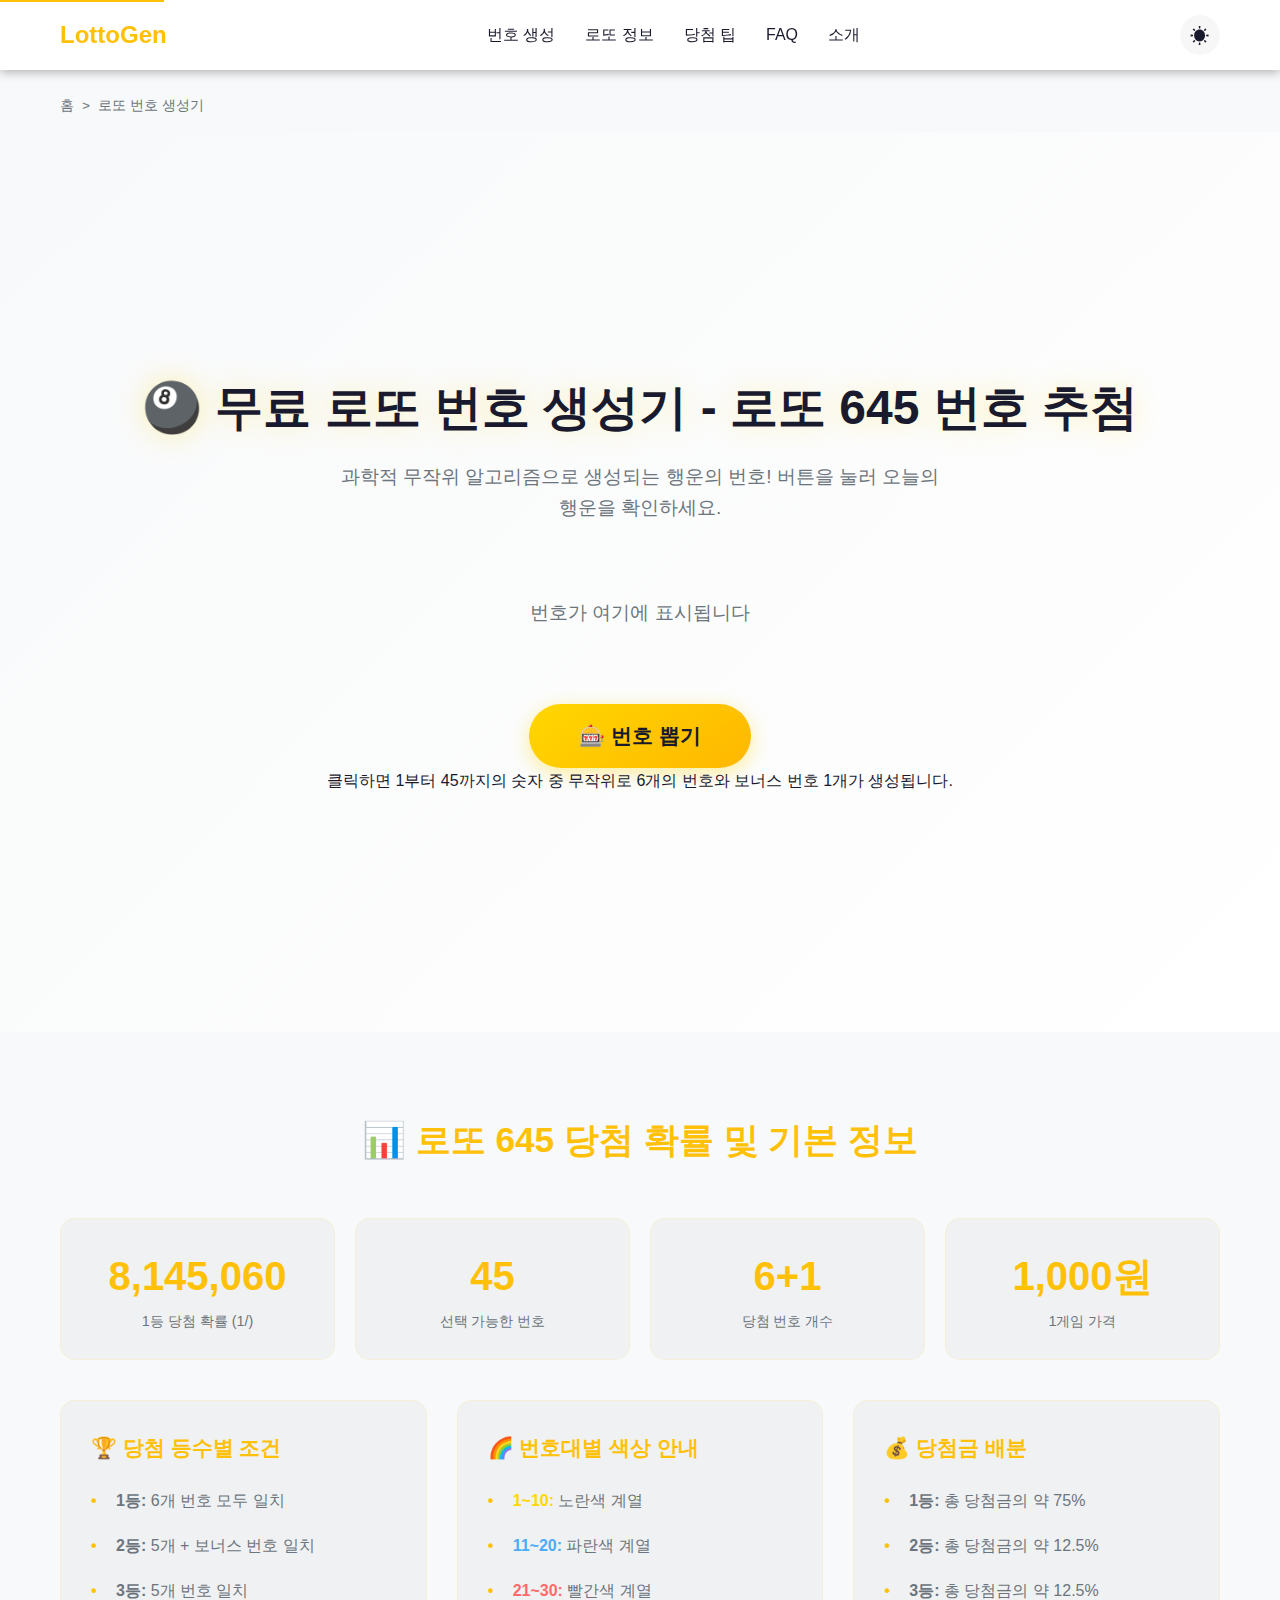
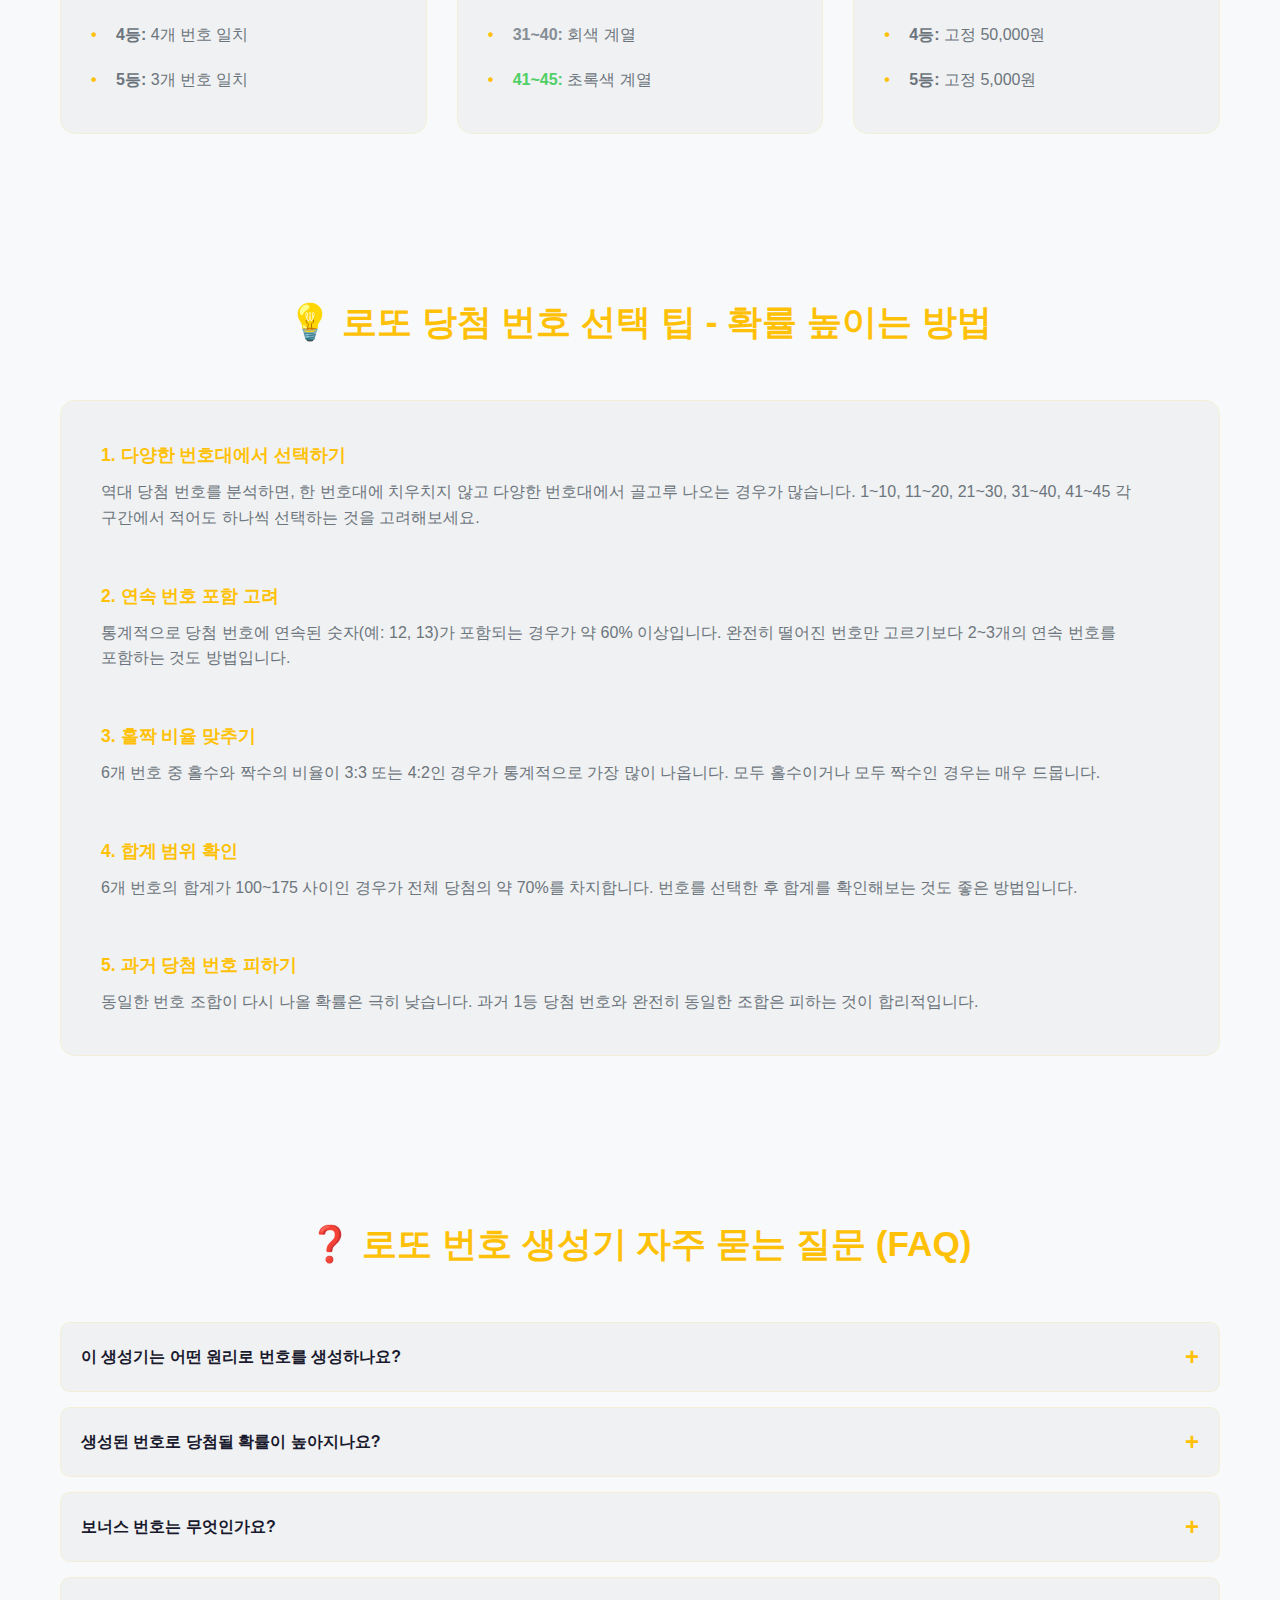
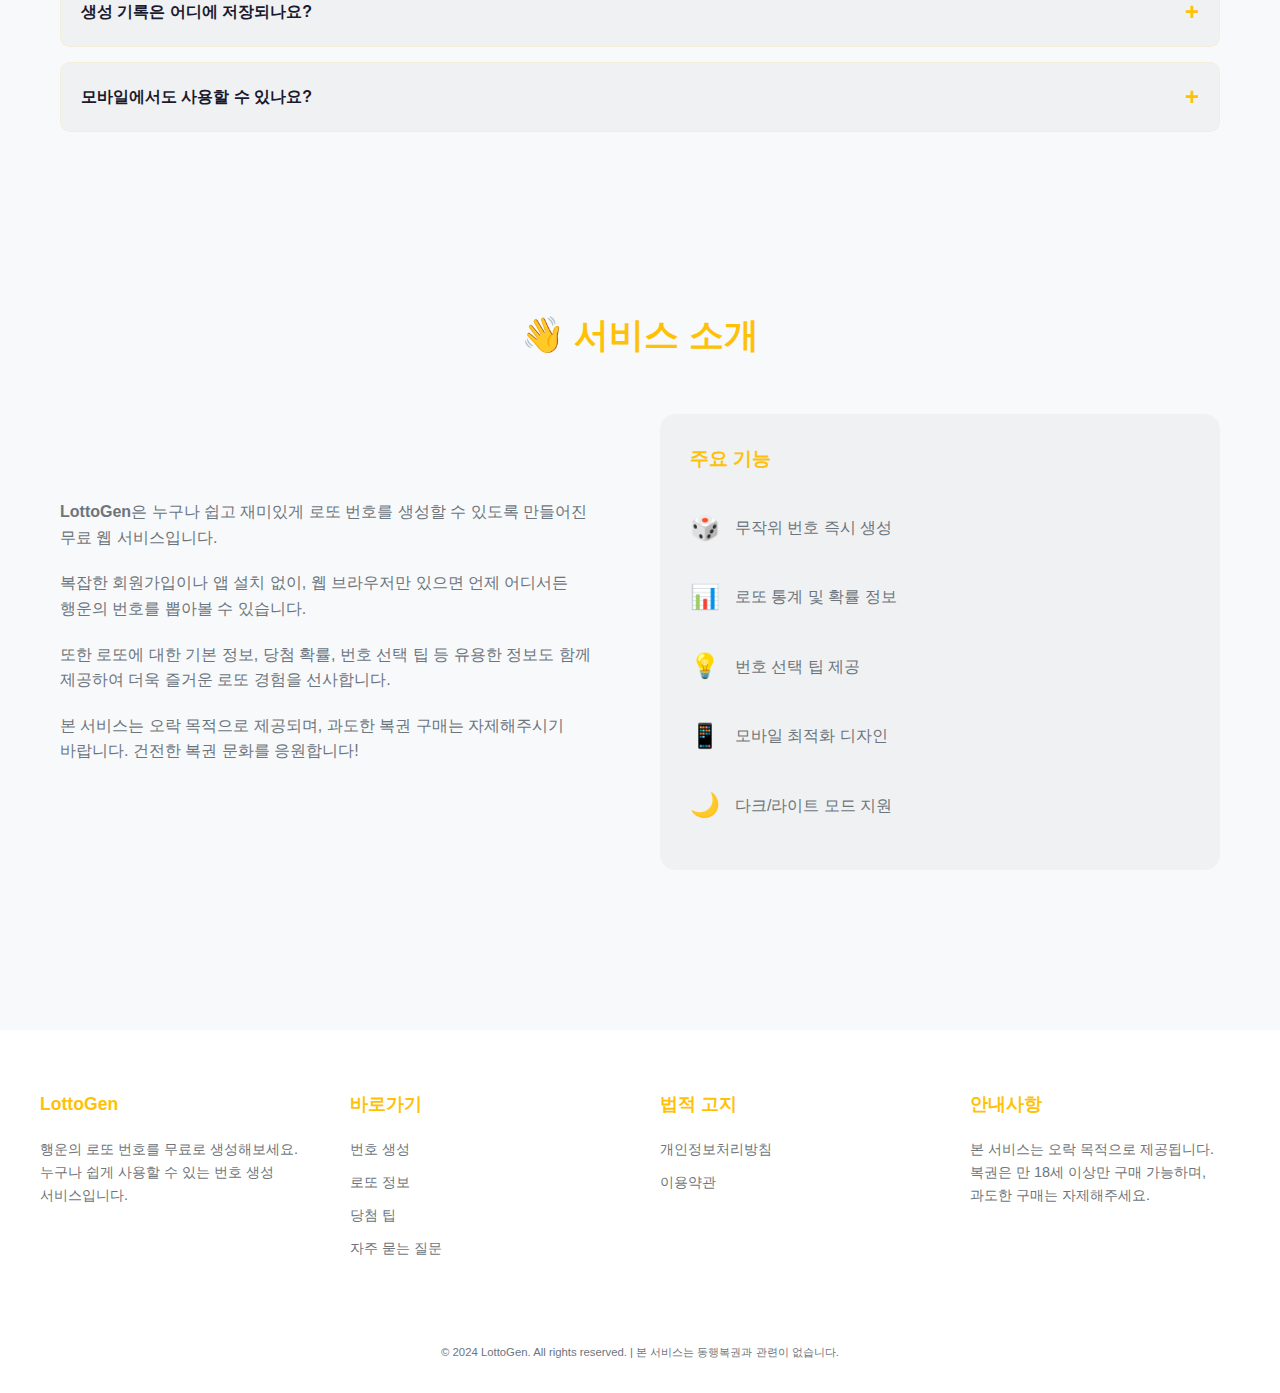
<file: index.html>
<!DOCTYPE html>
<html lang="ko" dir="ltr">
<head>
    <meta charset="UTF-8">
    <meta name="viewport" content="width=device-width, initial-scale=1.0, maximum-scale=5.0">
    <meta http-equiv="X-UA-Compatible" content="IE=edge">

    <!-- Preconnect for Performance -->
    <link rel="preconnect" href="https://www.googletagmanager.com">
    <link rel="preconnect" href="https://www.clarity.ms">
    <link rel="preconnect" href="https://pagead2.googlesyndication.com">
    <link rel="preconnect" href="https://static.userback.io">
    <link rel="dns-prefetch" href="https://www.google-analytics.com">

    <!-- Google tag (gtag.js) -->
    <script async src="https://www.googletagmanager.com/gtag/js?id=G-XMK24WH9BT"></script>
    <script>
      window.dataLayer = window.dataLayer || [];
      function gtag(){dataLayer.push(arguments);}
      gtag('js', new Date());
      gtag('config', 'G-XMK24WH9BT');
    </script>

    <!-- Microsoft Clarity -->
    <script type="text/javascript">
        (function(c,l,a,r,i,t,y){
            c[a]=c[a]||function(){(c[a].q=c[a].q||[]).push(arguments)};
            t=l.createElement(r);t.async=1;t.src="https://www.clarity.ms/tag/"+i;
            y=l.getElementsByTagName(r)[0];y.parentNode.insertBefore(t,y);
        })(window, document, "clarity", "script", "v8ajx00b54");
    </script>

    <!-- Userback Feedback Widget -->
    <script>
        window.Userback = window.Userback || {};
        Userback.access_token = "A-sYVmz5wwZdwScLmBoIXJQ6n28";
        (function(d) {
            var s = d.createElement('script');
            s.async = true;
            s.src = 'https://static.userback.io/widget/v1.js';
            (d.head || d.body).appendChild(s);
        })(document);
    </script>

    <!-- Primary Meta Tags -->
    <title>로또 번호 생성기 | 무료 로또 645 번호 추첨 - 당첨 확률 통계</title>
    <meta name="title" content="로또 번호 생성기 | 무료 로또 645 번호 추첨 - 당첨 확률 통계">
    <meta name="description" content="무료 로또 번호 생성기로 로또 645 행운의 번호를 뽑아보세요. 로또 당첨 확률 1/8,145,060 통계 정보, 번호 선택 팁, 당첨금 배분까지 한눈에! PC/모바일 지원.">
    <meta name="keywords" content="로또, 로또번호생성기, 로또번호, 행운의번호, 로또확률, 로또통계, 로또645, 무료로또, 번호추첨, 로또당첨">
    <meta name="author" content="LottoGen">
    <meta name="generator" content="LottoGen">
    <meta name="subject" content="로또 번호 생성 서비스">
    <meta name="copyright" content="LottoGen">
    <meta name="robots" content="index, follow, max-image-preview:large, max-snippet:-1, max-video-preview:-1">
    <meta name="googlebot" content="index, follow">
    <meta name="bingbot" content="index, follow">
    <meta name="yeti" content="index, follow">
    <meta name="format-detection" content="telephone=no">
    <meta name="theme-color" content="#1a1a2e" media="(prefers-color-scheme: dark)">
    <meta name="theme-color" content="#f8f9fa" media="(prefers-color-scheme: light)">
    <meta name="color-scheme" content="dark light">
    <meta name="mobile-web-app-capable" content="yes">
    <meta name="apple-mobile-web-app-capable" content="yes">
    <meta name="apple-mobile-web-app-status-bar-style" content="black-translucent">
    <meta name="apple-mobile-web-app-title" content="LottoGen">
    <meta name="application-name" content="LottoGen">

    <!-- Favicon -->
    <link rel="icon" type="image/svg+xml" href="data:image/svg+xml,%3Csvg xmlns='http://www.w3.org/2000/svg' viewBox='0 0 100 100'%3E%3Ctext y='.9em' font-size='90'%3E🎱%3C/text%3E%3C/svg%3E">
    <link rel="apple-touch-icon" href="data:image/svg+xml,%3Csvg xmlns='http://www.w3.org/2000/svg' viewBox='0 0 100 100'%3E%3Ctext y='.9em' font-size='90'%3E🎱%3C/text%3E%3C/svg%3E">

    <!-- Canonical URL -->
    <link rel="canonical" href="https://productbuilder-d0c.pages.dev/">

    <!-- Language Alternates -->
    <link rel="alternate" hreflang="ko" href="https://productbuilder-d0c.pages.dev/">
    <link rel="alternate" hreflang="x-default" href="https://productbuilder-d0c.pages.dev/">

    <!-- Open Graph / Facebook -->
    <meta property="og:type" content="website">
    <meta property="og:url" content="https://productbuilder-d0c.pages.dev/">
    <meta property="og:title" content="로또 번호 생성기 | 무료 로또 645 번호 추첨">
    <meta property="og:description" content="무료 로또 번호 생성기로 로또 645 행운의 번호를 뽑아보세요. 당첨 확률 통계, 번호 선택 팁까지!">
    <meta property="og:image" content="https://productbuilder-d0c.pages.dev/og-image.png">
    <meta property="og:image:width" content="1200">
    <meta property="og:image:height" content="630">
    <meta property="og:image:alt" content="LottoGen 로또 번호 생성기">
    <meta property="og:locale" content="ko_KR">
    <meta property="og:site_name" content="LottoGen">

    <!-- Twitter Card -->
    <meta name="twitter:card" content="summary_large_image">
    <meta name="twitter:url" content="https://productbuilder-d0c.pages.dev/">
    <meta name="twitter:title" content="로또 번호 생성기 | 무료 로또 645 번호 추첨">
    <meta name="twitter:description" content="무료 로또 번호 생성기로 로또 645 행운의 번호를 뽑아보세요. 당첨 확률 통계, 번호 선택 팁까지!">
    <meta name="twitter:image" content="https://productbuilder-d0c.pages.dev/og-image.png">
    <meta name="twitter:image:alt" content="LottoGen 로또 번호 생성기">

    <!-- Google Site Verification -->
    <meta name="google-site-verification" content="1yePlMBbQKr1rURm-eMbNDulEtBlIc0qDAN8EWKrQUM">

    <!-- Naver Site Verification (placeholder - replace with actual code) -->
    <meta name="naver-site-verification" content="navercodehere">

    <!-- Google AdSense -->
    <script async src="https://pagead2.googlesyndication.com/pagead/js/adsbygoogle.js?client=ca-pub-6892450194582809"
         crossorigin="anonymous"></script>

    <!-- Structured Data: WebApplication -->
    <script type="application/ld+json">
    {
        "@context": "https://schema.org",
        "@type": "WebApplication",
        "name": "LottoGen - 로또 번호 생성기",
        "alternateName": "로또번호생성기",
        "description": "무료 로또 번호 생성기로 행운의 번호를 뽑아보세요. 로또 6/45 당첨 확률, 번호 선택 팁, 통계 정보를 제공합니다.",
        "url": "https://productbuilder-d0c.pages.dev/",
        "applicationCategory": "UtilitiesApplication",
        "operatingSystem": "All",
        "browserRequirements": "Requires JavaScript",
        "offers": {
            "@type": "Offer",
            "price": "0",
            "priceCurrency": "KRW"
        },
        "featureList": [
            "무작위 로또 번호 생성",
            "번호 생성 기록 저장",
            "로또 당첨 확률 정보",
            "번호 선택 팁 제공",
            "모바일 반응형 디자인",
            "다크/라이트 모드 지원"
        ],
        "inLanguage": "ko",
        "isAccessibleForFree": true,
        "creator": {
            "@type": "Organization",
            "name": "LottoGen"
        }
    }
    </script>

    <!-- Structured Data: FAQPage -->
    <script type="application/ld+json">
    {
        "@context": "https://schema.org",
        "@type": "FAQPage",
        "mainEntity": [
            {
                "@type": "Question",
                "name": "이 생성기는 어떤 원리로 번호를 생성하나요?",
                "acceptedAnswer": {
                    "@type": "Answer",
                    "text": "본 생성기는 JavaScript의 Math.random() 함수를 기반으로 한 무작위 알고리즘을 사용합니다. 각 번호는 1부터 45까지의 숫자 중에서 중복 없이 무작위로 선택되며, 이전 생성 결과에 영향을 받지 않는 독립적인 확률로 생성됩니다."
                }
            },
            {
                "@type": "Question",
                "name": "생성된 번호로 당첨될 확률이 높아지나요?",
                "acceptedAnswer": {
                    "@type": "Answer",
                    "text": "아닙니다. 로또는 완전한 확률 게임이며, 어떤 번호 조합이든 당첨 확률은 동일하게 1/8,145,060입니다. 본 서비스는 편리하게 무작위 번호를 생성해주는 도구일 뿐, 당첨 확률을 높여주지는 않습니다."
                }
            },
            {
                "@type": "Question",
                "name": "보너스 번호는 무엇인가요?",
                "acceptedAnswer": {
                    "@type": "Answer",
                    "text": "보너스 번호는 2등 당첨을 결정하는 추가 번호입니다. 6개의 당첨 번호 중 5개를 맞추고, 나머지 하나가 보너스 번호와 일치하면 2등에 당첨됩니다."
                }
            },
            {
                "@type": "Question",
                "name": "생성 기록은 어디에 저장되나요?",
                "acceptedAnswer": {
                    "@type": "Answer",
                    "text": "생성된 번호 기록은 현재 브라우저 세션에서만 유지됩니다. 페이지를 새로고침하거나 브라우저를 닫으면 기록이 초기화됩니다. 중요한 번호는 따로 메모해두시기 바랍니다."
                }
            },
            {
                "@type": "Question",
                "name": "모바일에서도 사용할 수 있나요?",
                "acceptedAnswer": {
                    "@type": "Answer",
                    "text": "네, 본 서비스는 반응형 웹 디자인으로 제작되어 스마트폰, 태블릿, PC 등 모든 기기에서 최적화된 환경으로 이용하실 수 있습니다."
                }
            }
        ]
    }
    </script>

    <!-- Structured Data: Organization -->
    <script type="application/ld+json">
    {
        "@context": "https://schema.org",
        "@type": "Organization",
        "name": "LottoGen",
        "url": "https://productbuilder-d0c.pages.dev/",
        "logo": "https://productbuilder-d0c.pages.dev/logo.png",
        "description": "무료 로또 번호 생성 서비스",
        "foundingDate": "2024",
        "sameAs": []
    }
    </script>

    <!-- Structured Data: BreadcrumbList -->
    <script type="application/ld+json">
    {
        "@context": "https://schema.org",
        "@type": "BreadcrumbList",
        "itemListElement": [
            {
                "@type": "ListItem",
                "position": 1,
                "name": "홈",
                "item": "https://productbuilder-d0c.pages.dev/"
            },
            {
                "@type": "ListItem",
                "position": 2,
                "name": "로또 번호 생성기",
                "item": "https://productbuilder-d0c.pages.dev/#generator"
            }
        ]
    }
    </script>

    <!-- Structured Data: WebSite with SearchAction -->
    <script type="application/ld+json">
    {
        "@context": "https://schema.org",
        "@type": "WebSite",
        "name": "LottoGen",
        "alternateName": "로또번호생성기",
        "url": "https://productbuilder-d0c.pages.dev/",
        "description": "무료 로또 번호 생성기",
        "inLanguage": "ko"
    }
    </script>

    <!-- Stylesheet -->
    <link rel="stylesheet" href="css/styles.css">
</head>
<body>
    <!-- Skip Link for Accessibility -->
    <a href="#main-content" class="skip-link">본문으로 바로가기</a>

    <!-- Navigation -->
    <header role="banner">
        <nav class="nav-container" role="navigation" aria-label="메인 네비게이션">
            <a href="/" class="logo" aria-label="LottoGen 홈">LottoGen</a>
            <button class="mobile-menu-btn" onclick="toggleMobileMenu()" aria-expanded="false" aria-controls="navLinks" aria-label="메뉴 열기">
                &#9776;
            </button>
            <ul class="nav-links" id="navLinks" role="menubar">
                <li role="none"><a href="#generator" role="menuitem" onclick="showPage('home')">번호 생성</a></li>
                <li role="none"><a href="#info" role="menuitem" onclick="showPage('home')">로또 정보</a></li>
                <li role="none"><a href="#tips" role="menuitem" onclick="showPage('home')">당첨 팁</a></li>
                <li role="none"><a href="#faq" role="menuitem" onclick="showPage('home')">FAQ</a></li>
                <li role="none"><a href="#about" role="menuitem" onclick="showPage('home')">소개</a></li>
            </ul>
            <button class="theme-toggle" onclick="toggleTheme()" id="themeToggle" aria-label="다크/라이트 모드 전환">
                &#127769;
            </button>
        </nav>
    </header>

    <!-- Breadcrumb -->
    <nav class="breadcrumb" aria-label="현재 위치">
        <ol itemscope itemtype="https://schema.org/BreadcrumbList">
            <li itemprop="itemListElement" itemscope itemtype="https://schema.org/ListItem">
                <a itemprop="item" href="https://productbuilder-d0c.pages.dev/">
                    <span itemprop="name">홈</span>
                </a>
                <meta itemprop="position" content="1">
            </li>
            <li itemprop="itemListElement" itemscope itemtype="https://schema.org/ListItem">
                <span itemprop="name">로또 번호 생성기</span>
                <meta itemprop="position" content="2">
            </li>
        </ol>
    </nav>

    <!-- Main Content -->
    <main id="main-content" role="main">
        <div id="mainContent">
            <!-- Hero / Generator Section -->
            <article id="generator" class="hero" itemscope itemtype="https://schema.org/WebApplication">
                <meta itemprop="name" content="LottoGen 로또 번호 생성기">
                <meta itemprop="applicationCategory" content="UtilitiesApplication">

                <h1 itemprop="description">&#127921; 무료 로또 번호 생성기 - 로또 645 번호 추첨</h1>
                <p class="subtitle">과학적 무작위 알고리즘으로 생성되는 행운의 번호! 버튼을 눌러 오늘의 행운을 확인하세요.</p>

                <div class="numbers-container" id="numbersContainer" role="region" aria-live="polite" aria-label="생성된 로또 번호">
                    <p class="placeholder">번호가 여기에 표시됩니다</p>
                </div>

                <button class="generate-btn" onclick="generateNumbers()" aria-describedby="generator-desc">
                    &#127920; 번호 뽑기
                </button>
                <p id="generator-desc" class="visually-hidden">클릭하면 1부터 45까지의 숫자 중 무작위로 6개의 번호와 보너스 번호 1개가 생성됩니다.</p>

                <aside class="history" id="historySection" style="display: none;" aria-label="이전 번호 기록">
                    <h3>&#128203; 이전 번호 기록</h3>
                    <div id="historyList" role="list"></div>
                </aside>
            </article>

            <!-- Lotto Info Section -->
            <section id="info" aria-labelledby="info-heading">
                <h2 id="info-heading">&#128202; 로또 645 당첨 확률 및 기본 정보</h2>
                <div class="stats-grid">
                    <div class="stat-card">
                        <span class="stat-number">8,145,060</span>
                        <span class="stat-label">1등 당첨 확률 (1/)</span>
                    </div>
                    <div class="stat-card">
                        <span class="stat-number">45</span>
                        <span class="stat-label">선택 가능한 번호</span>
                    </div>
                    <div class="stat-card">
                        <span class="stat-number">6+1</span>
                        <span class="stat-label">당첨 번호 개수</span>
                    </div>
                    <div class="stat-card">
                        <span class="stat-number">1,000원</span>
                        <span class="stat-label">1게임 가격</span>
                    </div>
                </div>

                <div class="info-grid">
                    <article class="info-card">
                        <h3>&#127942; 당첨 등수별 조건</h3>
                        <ul>
                            <li><strong>1등:</strong> 6개 번호 모두 일치</li>
                            <li><strong>2등:</strong> 5개 + 보너스 번호 일치</li>
                            <li><strong>3등:</strong> 5개 번호 일치</li>
                            <li><strong>4등:</strong> 4개 번호 일치</li>
                            <li><strong>5등:</strong> 3개 번호 일치</li>
                        </ul>
                    </article>
                    <article class="info-card">
                        <h3>&#127752; 번호대별 색상 안내</h3>
                        <ul>
                            <li><strong style="color:#ffd700;">1~10:</strong> 노란색 계열</li>
                            <li><strong style="color:#4dabf7;">11~20:</strong> 파란색 계열</li>
                            <li><strong style="color:#ff6b6b;">21~30:</strong> 빨간색 계열</li>
                            <li><strong style="color:#868e96;">31~40:</strong> 회색 계열</li>
                            <li><strong style="color:#51cf66;">41~45:</strong> 초록색 계열</li>
                        </ul>
                    </article>
                    <article class="info-card">
                        <h3>&#128176; 당첨금 배분</h3>
                        <ul>
                            <li><strong>1등:</strong> 총 당첨금의 약 75%</li>
                            <li><strong>2등:</strong> 총 당첨금의 약 12.5%</li>
                            <li><strong>3등:</strong> 총 당첨금의 약 12.5%</li>
                            <li><strong>4등:</strong> 고정 50,000원</li>
                            <li><strong>5등:</strong> 고정 5,000원</li>
                        </ul>
                    </article>
                </div>
            </section>

            <!-- Tips Section -->
            <section id="tips" aria-labelledby="tips-heading">
                <h2 id="tips-heading">&#128161; 로또 당첨 번호 선택 팁 - 확률 높이는 방법</h2>
                <div class="tips-content">
                    <article class="tip-item">
                        <h4>1. 다양한 번호대에서 선택하기</h4>
                        <p>역대 당첨 번호를 분석하면, 한 번호대에 치우치지 않고 다양한 번호대에서 골고루 나오는 경우가 많습니다. 1~10, 11~20, 21~30, 31~40, 41~45 각 구간에서 적어도 하나씩 선택하는 것을 고려해보세요.</p>
                    </article>
                    <article class="tip-item">
                        <h4>2. 연속 번호 포함 고려</h4>
                        <p>통계적으로 당첨 번호에 연속된 숫자(예: 12, 13)가 포함되는 경우가 약 60% 이상입니다. 완전히 떨어진 번호만 고르기보다 2~3개의 연속 번호를 포함하는 것도 방법입니다.</p>
                    </article>
                    <article class="tip-item">
                        <h4>3. 홀짝 비율 맞추기</h4>
                        <p>6개 번호 중 홀수와 짝수의 비율이 3:3 또는 4:2인 경우가 통계적으로 가장 많이 나옵니다. 모두 홀수이거나 모두 짝수인 경우는 매우 드뭅니다.</p>
                    </article>
                    <article class="tip-item">
                        <h4>4. 합계 범위 확인</h4>
                        <p>6개 번호의 합계가 100~175 사이인 경우가 전체 당첨의 약 70%를 차지합니다. 번호를 선택한 후 합계를 확인해보는 것도 좋은 방법입니다.</p>
                    </article>
                    <article class="tip-item">
                        <h4>5. 과거 당첨 번호 피하기</h4>
                        <p>동일한 번호 조합이 다시 나올 확률은 극히 낮습니다. 과거 1등 당첨 번호와 완전히 동일한 조합은 피하는 것이 합리적입니다.</p>
                    </article>
                </div>
            </section>

            <!-- FAQ Section -->
            <section id="faq" aria-labelledby="faq-heading">
                <h2 id="faq-heading">&#10067; 로또 번호 생성기 자주 묻는 질문 (FAQ)</h2>
                <div class="faq-container" role="region" aria-label="자주 묻는 질문 목록">
                    <div class="faq-item" itemscope itemprop="mainEntity" itemtype="https://schema.org/Question">
                        <button class="faq-question" onclick="toggleFaq(this)" aria-expanded="false" itemprop="name">
                            이 생성기는 어떤 원리로 번호를 생성하나요?
                        </button>
                        <div class="faq-answer" itemscope itemprop="acceptedAnswer" itemtype="https://schema.org/Answer">
                            <p itemprop="text">본 생성기는 JavaScript의 Math.random() 함수를 기반으로 한 무작위 알고리즘을 사용합니다. 각 번호는 1부터 45까지의 숫자 중에서 중복 없이 무작위로 선택되며, 이전 생성 결과에 영향을 받지 않는 독립적인 확률로 생성됩니다.</p>
                        </div>
                    </div>
                    <div class="faq-item" itemscope itemprop="mainEntity" itemtype="https://schema.org/Question">
                        <button class="faq-question" onclick="toggleFaq(this)" aria-expanded="false" itemprop="name">
                            생성된 번호로 당첨될 확률이 높아지나요?
                        </button>
                        <div class="faq-answer" itemscope itemprop="acceptedAnswer" itemtype="https://schema.org/Answer">
                            <p itemprop="text">아닙니다. 로또는 완전한 확률 게임이며, 어떤 번호 조합이든 당첨 확률은 동일하게 1/8,145,060입니다. 본 서비스는 편리하게 무작위 번호를 생성해주는 도구일 뿐, 당첨 확률을 높여주지는 않습니다. 로또는 책임감 있게 즐기시기 바랍니다.</p>
                        </div>
                    </div>
                    <div class="faq-item" itemscope itemprop="mainEntity" itemtype="https://schema.org/Question">
                        <button class="faq-question" onclick="toggleFaq(this)" aria-expanded="false" itemprop="name">
                            보너스 번호는 무엇인가요?
                        </button>
                        <div class="faq-answer" itemscope itemprop="acceptedAnswer" itemtype="https://schema.org/Answer">
                            <p itemprop="text">보너스 번호는 2등 당첨을 결정하는 추가 번호입니다. 6개의 당첨 번호 중 5개를 맞추고, 나머지 하나가 보너스 번호와 일치하면 2등에 당첨됩니다. 본 생성기에서는 보라색 공으로 표시됩니다.</p>
                        </div>
                    </div>
                    <div class="faq-item" itemscope itemprop="mainEntity" itemtype="https://schema.org/Question">
                        <button class="faq-question" onclick="toggleFaq(this)" aria-expanded="false" itemprop="name">
                            생성 기록은 어디에 저장되나요?
                        </button>
                        <div class="faq-answer" itemscope itemprop="acceptedAnswer" itemtype="https://schema.org/Answer">
                            <p itemprop="text">생성된 번호 기록은 현재 브라우저 세션에서만 유지됩니다. 페이지를 새로고침하거나 브라우저를 닫으면 기록이 초기화됩니다. 중요한 번호는 따로 메모해두시기 바랍니다.</p>
                        </div>
                    </div>
                    <div class="faq-item" itemscope itemprop="mainEntity" itemtype="https://schema.org/Question">
                        <button class="faq-question" onclick="toggleFaq(this)" aria-expanded="false" itemprop="name">
                            모바일에서도 사용할 수 있나요?
                        </button>
                        <div class="faq-answer" itemscope itemprop="acceptedAnswer" itemtype="https://schema.org/Answer">
                            <p itemprop="text">네, 본 서비스는 반응형 웹 디자인으로 제작되어 스마트폰, 태블릿, PC 등 모든 기기에서 최적화된 환경으로 이용하실 수 있습니다.</p>
                        </div>
                    </div>
                </div>
            </section>

            <!-- About Section -->
            <section id="about" aria-labelledby="about-heading">
                <h2 id="about-heading">&#128075; 서비스 소개</h2>
                <div class="about-content">
                    <div class="about-text">
                        <p><strong>LottoGen</strong>은 누구나 쉽고 재미있게 로또 번호를 생성할 수 있도록 만들어진 무료 웹 서비스입니다.</p>
                        <p>복잡한 회원가입이나 앱 설치 없이, 웹 브라우저만 있으면 언제 어디서든 행운의 번호를 뽑아볼 수 있습니다.</p>
                        <p>또한 로또에 대한 기본 정보, 당첨 확률, 번호 선택 팁 등 유용한 정보도 함께 제공하여 더욱 즐거운 로또 경험을 선사합니다.</p>
                        <p>본 서비스는 오락 목적으로 제공되며, 과도한 복권 구매는 자제해주시기 바랍니다. 건전한 복권 문화를 응원합니다!</p>
                    </div>
                    <div class="about-features">
                        <h3>주요 기능</h3>
                        <div class="feature-item">
                            <span class="feature-icon" aria-hidden="true">&#127922;</span>
                            <span class="feature-text">무작위 번호 즉시 생성</span>
                        </div>
                        <div class="feature-item">
                            <span class="feature-icon" aria-hidden="true">&#128202;</span>
                            <span class="feature-text">로또 통계 및 확률 정보</span>
                        </div>
                        <div class="feature-item">
                            <span class="feature-icon" aria-hidden="true">&#128161;</span>
                            <span class="feature-text">번호 선택 팁 제공</span>
                        </div>
                        <div class="feature-item">
                            <span class="feature-icon" aria-hidden="true">&#128241;</span>
                            <span class="feature-text">모바일 최적화 디자인</span>
                        </div>
                        <div class="feature-item">
                            <span class="feature-icon" aria-hidden="true">&#127769;</span>
                            <span class="feature-text">다크/라이트 모드 지원</span>
                        </div>
                    </div>
                </div>
            </section>
        </div>

        <!-- Privacy Policy Page -->
        <article id="privacyPage" class="page-hidden">
            <div class="legal-content">
                <h1>개인정보처리방침</h1>
                <p><time datetime="2024-01">최종 수정일: 2024년 1월</time></p>

                <h2>1. 개인정보의 수집 및 이용 목적</h2>
                <p>LottoGen(이하 "서비스")은 별도의 회원가입 없이 이용 가능한 웹 서비스로, 사용자의 개인정보를 수집하지 않습니다.</p>

                <h2>2. 수집하는 개인정보 항목</h2>
                <p>본 서비스는 다음과 같은 정보를 자동으로 수집할 수 있습니다:</p>
                <ul>
                    <li>접속 기기 정보 (브라우저 종류, 운영체제)</li>
                    <li>접속 일시</li>
                    <li>서비스 이용 기록</li>
                </ul>
                <p>이러한 정보는 서비스 품질 향상 및 통계 분석 목적으로만 사용되며, 개인을 식별할 수 없는 형태로 처리됩니다.</p>

                <h2>3. 쿠키(Cookie)의 사용</h2>
                <p>본 서비스는 사용자 경험 향상을 위해 쿠키를 사용합니다. 쿠키는 다음 용도로 사용됩니다:</p>
                <ul>
                    <li>테마 설정 저장 (다크모드/라이트모드)</li>
                    <li>서비스 이용 통계 수집</li>
                </ul>
                <p>사용자는 브라우저 설정을 통해 쿠키 저장을 거부할 수 있습니다.</p>

                <h2>4. 광고 서비스</h2>
                <p>본 서비스는 Google AdSense를 통해 광고를 게재합니다. Google은 사용자의 관심사에 기반한 광고를 제공하기 위해 쿠키를 사용할 수 있습니다. 자세한 내용은 <a href="https://policies.google.com/technologies/ads" target="_blank" rel="noopener noreferrer">Google 광고 정책</a>을 참조하시기 바랍니다.</p>

                <h2>5. 개인정보의 보관 및 파기</h2>
                <p>본 서비스는 개인을 식별할 수 있는 정보를 수집하지 않으므로, 별도의 보관 및 파기 절차가 없습니다.</p>

                <h2>6. 개인정보처리방침의 변경</h2>
                <p>본 방침은 법령이나 서비스 변경에 따라 수정될 수 있으며, 변경 시 웹사이트를 통해 공지합니다.</p>

                <h2>7. 문의</h2>
                <p>개인정보 관련 문의사항은 웹사이트를 통해 연락해 주시기 바랍니다.</p>

                <p style="margin-top: 40px;"><a href="#" onclick="showPage('home')">&#8592; 홈으로 돌아가기</a></p>
            </div>
        </article>

        <!-- Terms of Service Page -->
        <article id="termsPage" class="page-hidden">
            <div class="legal-content">
                <h1>이용약관</h1>
                <p><time datetime="2024-01">최종 수정일: 2024년 1월</time></p>

                <h2>제1조 (목적)</h2>
                <p>본 약관은 LottoGen(이하 "서비스")의 이용과 관련하여 서비스 제공자와 이용자 간의 권리, 의무 및 책임사항을 규정함을 목적으로 합니다.</p>

                <h2>제2조 (서비스의 내용)</h2>
                <p>서비스는 다음과 같은 기능을 제공합니다:</p>
                <ul>
                    <li>무작위 로또 번호 생성</li>
                    <li>로또 관련 정보 제공</li>
                    <li>번호 선택 팁 및 통계 정보 제공</li>
                </ul>

                <h2>제3조 (서비스 이용)</h2>
                <p>본 서비스는 무료로 제공되며, 별도의 회원가입 없이 누구나 이용할 수 있습니다.</p>

                <h2>제4조 (면책조항)</h2>
                <p>본 서비스는 오락 목적으로 제공되며, 다음 사항에 대해 책임지지 않습니다:</p>
                <ul>
                    <li>생성된 번호의 당첨 여부</li>
                    <li>복권 구매로 인한 금전적 손실</li>
                    <li>서비스 이용 중 발생할 수 있는 기술적 오류</li>
                    <li>제공된 정보의 정확성 및 완전성</li>
                </ul>

                <h2>제5조 (지적재산권)</h2>
                <p>서비스에 포함된 모든 콘텐츠(텍스트, 그래픽, 로고, 코드 등)에 대한 저작권은 서비스 제공자에게 있으며, 무단 복제 및 배포를 금지합니다.</p>

                <h2>제6조 (서비스 변경 및 중단)</h2>
                <p>서비스 제공자는 운영상 필요한 경우 서비스의 전부 또는 일부를 변경하거나 중단할 수 있습니다.</p>

                <h2>제7조 (책임 있는 복권 이용)</h2>
                <p>복권은 만 18세 이상만 구매할 수 있습니다. 과도한 복권 구매는 경제적 어려움을 초래할 수 있으니, 자신의 경제적 상황을 고려하여 책임감 있게 이용하시기 바랍니다.</p>

                <h2>제8조 (약관의 변경)</h2>
                <p>본 약관은 관련 법령의 변경이나 서비스 정책 변경에 따라 수정될 수 있으며, 변경된 약관은 웹사이트에 공지함으로써 효력이 발생합니다.</p>

                <p style="margin-top: 40px;"><a href="#" onclick="showPage('home')">&#8592; 홈으로 돌아가기</a></p>
            </div>
        </article>
    </main>

    <!-- Footer -->
    <footer role="contentinfo">
        <div class="footer-content">
            <div class="footer-section">
                <h4>LottoGen</h4>
                <p>행운의 로또 번호를 무료로 생성해보세요. 누구나 쉽게 사용할 수 있는 번호 생성 서비스입니다.</p>
            </div>
            <nav class="footer-section" aria-label="바로가기 링크">
                <h4>바로가기</h4>
                <a href="#generator">번호 생성</a>
                <a href="#info">로또 정보</a>
                <a href="#tips">당첨 팁</a>
                <a href="#faq">자주 묻는 질문</a>
            </nav>
            <nav class="footer-section" aria-label="법적 고지">
                <h4>법적 고지</h4>
                <a href="#" onclick="showPage('privacy')">개인정보처리방침</a>
                <a href="#" onclick="showPage('terms')">이용약관</a>
            </nav>
            <div class="footer-section">
                <h4>안내사항</h4>
                <p>본 서비스는 오락 목적으로 제공됩니다. 복권은 만 18세 이상만 구매 가능하며, 과도한 구매는 자제해주세요.</p>
            </div>
        </div>
        <div class="footer-bottom">
            <p><small>&copy; <time datetime="2024">2024</time> LottoGen. All rights reserved. | 본 서비스는 동행복권과 관련이 없습니다.</small></p>
        </div>
    </footer>

    <!-- JavaScript -->
    <script src="js/main.js"></script>
</body>
</html>
</file>
<file: css/styles.css>
/* Reset & Variables */
* {
    margin: 0;
    padding: 0;
    box-sizing: border-box;
}

:root {
    --bg-primary: #0f0f1a;
    --bg-secondary: #1a1a2e;
    --bg-card: rgba(255, 255, 255, 0.05);
    --text-primary: #ffffff;
    --text-secondary: #a0a0a0;
    --accent: #ffd700;
    --accent-hover: #ffb700;
}

[data-theme="light"] {
    --bg-primary: #f8f9fa;
    --bg-secondary: #ffffff;
    --bg-card: rgba(0, 0, 0, 0.03);
    --text-primary: #1a1a2e;
    --text-secondary: #6c757d;
    --accent: #ffc107;
    --accent-hover: #e0a800;
}

html {
    scroll-behavior: smooth;
}

body {
    font-family: -apple-system, BlinkMacSystemFont, 'Segoe UI', Roboto, 'Helvetica Neue', Arial, sans-serif, 'Apple Color Emoji', 'Segoe UI Emoji';
    background: var(--bg-primary);
    color: var(--text-primary);
    line-height: 1.6;
    transition: background 0.3s ease, color 0.3s ease;
    word-break: keep-all;
    overflow-wrap: break-word;
}

/* Skip Link for Accessibility */
.skip-link {
    position: absolute;
    top: -40px;
    left: 0;
    background: var(--accent);
    color: #000;
    padding: 8px 16px;
    z-index: 9999;
    text-decoration: none;
    font-weight: bold;
}

.skip-link:focus {
    top: 0;
}

/* Breadcrumb */
.breadcrumb {
    max-width: 1200px;
    margin: 80px auto 0;
    padding: 15px 20px;
    font-size: 0.85rem;
}

.breadcrumb ol {
    list-style: none;
    display: flex;
    flex-wrap: wrap;
    gap: 8px;
}

.breadcrumb li {
    display: flex;
    align-items: center;
    gap: 8px;
}

.breadcrumb li:not(:last-child)::after {
    content: ">";
    color: var(--text-secondary);
}

.breadcrumb a {
    color: var(--accent);
    text-decoration: none;
}

.breadcrumb a:hover {
    text-decoration: underline;
}

.breadcrumb span {
    color: var(--text-secondary);
}

/* Navigation */
header {
    position: fixed;
    top: 0;
    left: 0;
    right: 0;
    background: var(--bg-secondary);
    padding: 15px 0;
    z-index: 1000;
    box-shadow: 0 2px 10px rgba(0,0,0,0.3);
}

.nav-container {
    max-width: 1200px;
    margin: 0 auto;
    padding: 0 20px;
    display: flex;
    justify-content: space-between;
    align-items: center;
}

.logo {
    font-size: 1.5rem;
    font-weight: bold;
    color: var(--accent);
    text-decoration: none;
}

.nav-links {
    display: flex;
    gap: 30px;
    list-style: none;
}

.nav-links a {
    color: var(--text-primary);
    text-decoration: none;
    font-weight: 500;
    transition: color 0.3s;
}

.nav-links a:hover,
.nav-links a:focus {
    color: var(--accent);
}

.theme-toggle {
    width: 40px;
    height: 40px;
    border-radius: 50%;
    border: none;
    background: var(--bg-card);
    color: var(--text-primary);
    font-size: 1.2rem;
    cursor: pointer;
    transition: all 0.3s ease;
}

.theme-toggle:hover,
.theme-toggle:focus {
    transform: scale(1.1);
    outline: 2px solid var(--accent);
}

/* Hero Section */
.hero {
    min-height: 100vh;
    display: flex;
    flex-direction: column;
    align-items: center;
    justify-content: center;
    padding: 60px 20px;
    text-align: center;
    background: linear-gradient(135deg, var(--bg-primary) 0%, var(--bg-secondary) 100%);
}

.hero h1 {
    font-size: clamp(1.8rem, 5vw, 3rem);
    margin-bottom: 15px;
    text-shadow: 0 0 30px rgba(255, 215, 0, 0.3);
}

.hero .subtitle {
    color: var(--text-secondary);
    font-size: clamp(1rem, 2.5vw, 1.2rem);
    margin-bottom: 40px;
    max-width: 600px;
}

.numbers-container {
    display: flex;
    gap: 12px;
    justify-content: center;
    flex-wrap: wrap;
    margin-bottom: 40px;
    min-height: 100px;
    align-items: center;
}

.number-ball {
    width: 70px;
    height: 70px;
    border-radius: 50%;
    display: flex;
    align-items: center;
    justify-content: center;
    font-size: 1.8rem;
    font-weight: bold;
    color: white;
    box-shadow:
        0 4px 15px rgba(0, 0, 0, 0.3),
        inset 0 -5px 10px rgba(0, 0, 0, 0.2),
        inset 0 5px 10px rgba(255, 255, 255, 0.2);
    animation: popIn 0.5s cubic-bezier(0.68, -0.55, 0.265, 1.55) forwards;
    opacity: 0;
    transform: scale(0);
}

@keyframes popIn {
    to {
        opacity: 1;
        transform: scale(1);
    }
}

.number-ball.range-1-10 { background: linear-gradient(145deg, #ffd700, #ffb700); color: #333; }
.number-ball.range-11-20 { background: linear-gradient(145deg, #4dabf7, #339af0); }
.number-ball.range-21-30 { background: linear-gradient(145deg, #ff6b6b, #ee5a5a); }
.number-ball.range-31-40 { background: linear-gradient(145deg, #868e96, #6c757d); }
.number-ball.range-41-45 { background: linear-gradient(145deg, #51cf66, #40c057); }
.number-ball.bonus {
    background: linear-gradient(145deg, #be4bdb, #9c36b5);
    border: 3px solid var(--accent);
}

.placeholder {
    color: var(--text-secondary);
    font-size: 1.2rem;
}

.generate-btn {
    padding: 18px 50px;
    font-size: 1.3rem;
    font-weight: bold;
    color: #1a1a2e;
    background: linear-gradient(145deg, #ffd700, #ffb700);
    border: none;
    border-radius: 50px;
    cursor: pointer;
    transition: all 0.3s ease;
    box-shadow: 0 5px 20px rgba(255, 215, 0, 0.4);
}

.generate-btn:hover,
.generate-btn:focus {
    transform: translateY(-3px);
    box-shadow: 0 8px 30px rgba(255, 215, 0, 0.6);
    outline: none;
}

.generate-btn:active {
    transform: translateY(0);
}

.divider {
    width: 2px;
    height: 50px;
    background: rgba(255, 215, 0, 0.5);
    margin: 0 5px;
}

.bonus-label {
    font-size: 0.8rem;
    color: var(--accent);
    margin-top: 8px;
}

/* History */
.history {
    margin-top: 50px;
    width: 100%;
    max-width: 500px;
}

.history h3 {
    color: var(--text-secondary);
    margin-bottom: 15px;
    font-size: 1rem;
}

.history-item {
    background: var(--bg-card);
    border-radius: 10px;
    padding: 12px 15px;
    margin-bottom: 8px;
    display: flex;
    align-items: center;
    gap: 8px;
    font-size: 0.9rem;
}

.history-number {
    width: 32px;
    height: 32px;
    border-radius: 50%;
    display: inline-flex;
    align-items: center;
    justify-content: center;
    font-size: 0.85rem;
    font-weight: bold;
    color: white;
}

.history-number.range-1-10 { background: #ffd700; color: #333; }
.history-number.range-11-20 { background: #4dabf7; }
.history-number.range-21-30 { background: #ff6b6b; }
.history-number.range-31-40 { background: #868e96; }
.history-number.range-41-45 { background: #51cf66; }
.history-number.bonus { background: #be4bdb; }

.history-divider {
    color: var(--accent);
    margin: 0 3px;
}

/* Section Styles */
section {
    padding: 80px 20px;
    max-width: 1200px;
    margin: 0 auto;
}

section h2 {
    font-size: clamp(1.5rem, 4vw, 2.2rem);
    text-align: center;
    margin-bottom: 50px;
    color: var(--accent);
}

/* Info Section */
.info-grid {
    display: grid;
    grid-template-columns: repeat(auto-fit, minmax(280px, 1fr));
    gap: 30px;
}

.info-card {
    background: var(--bg-card);
    border-radius: 15px;
    padding: 30px;
    border: 1px solid rgba(255,215,0,0.1);
}

.info-card h3 {
    color: var(--accent);
    margin-bottom: 15px;
    font-size: 1.3rem;
}

.info-card p, .info-card li {
    color: var(--text-secondary);
    line-height: 1.8;
}

.info-card ul {
    list-style: none;
    padding: 0;
}

.info-card li {
    padding: 8px 0;
    padding-left: 25px;
    position: relative;
}

.info-card li::before {
    content: "\2022";
    color: var(--accent);
    position: absolute;
    left: 0;
    font-weight: bold;
}

/* Statistics Section */
.stats-grid {
    display: grid;
    grid-template-columns: repeat(auto-fit, minmax(180px, 1fr));
    gap: 20px;
    margin-bottom: 40px;
}

.stat-card {
    background: var(--bg-card);
    border-radius: 15px;
    padding: 25px;
    text-align: center;
    border: 1px solid rgba(255,215,0,0.1);
}

.stat-number {
    font-size: clamp(1.8rem, 4vw, 2.5rem);
    font-weight: bold;
    color: var(--accent);
    display: block;
}

.stat-label {
    color: var(--text-secondary);
    font-size: 0.9rem;
    margin-top: 5px;
}

/* Tips Section */
.tips-content {
    background: var(--bg-card);
    border-radius: 15px;
    padding: 40px;
    border: 1px solid rgba(255,215,0,0.1);
}

.tip-item {
    margin-bottom: 25px;
    padding-bottom: 25px;
    border-bottom: 1px solid rgba(255,255,255,0.1);
}

.tip-item:last-child {
    margin-bottom: 0;
    padding-bottom: 0;
    border-bottom: none;
}

.tip-item h4 {
    color: var(--accent);
    margin-bottom: 10px;
    font-size: 1.1rem;
}

.tip-item p {
    color: var(--text-secondary);
}

/* FAQ Section */
.faq-item {
    background: var(--bg-card);
    border-radius: 10px;
    margin-bottom: 15px;
    border: 1px solid rgba(255,215,0,0.1);
    overflow: hidden;
}

.faq-question {
    width: 100%;
    padding: 20px;
    background: transparent;
    border: none;
    color: var(--text-primary);
    font-size: 1rem;
    font-weight: 600;
    text-align: left;
    cursor: pointer;
    display: flex;
    justify-content: space-between;
    align-items: center;
    font-family: inherit;
}

.faq-question::after {
    content: "+";
    font-size: 1.5rem;
    color: var(--accent);
    transition: transform 0.3s;
    flex-shrink: 0;
    margin-left: 15px;
}

.faq-item.active .faq-question::after {
    transform: rotate(45deg);
}

.faq-question:focus {
    outline: 2px solid var(--accent);
    outline-offset: -2px;
}

.faq-answer {
    max-height: 0;
    overflow: hidden;
    transition: max-height 0.3s ease;
}

.faq-item.active .faq-answer {
    max-height: 500px;
}

.faq-answer p {
    padding: 0 20px 20px;
    color: var(--text-secondary);
}

/* About Section */
.about-content {
    display: grid;
    grid-template-columns: repeat(auto-fit, minmax(280px, 1fr));
    gap: 40px;
    align-items: center;
}

.about-text p {
    color: var(--text-secondary);
    margin-bottom: 20px;
}

.about-features {
    background: var(--bg-card);
    border-radius: 15px;
    padding: 30px;
}

.about-features h3 {
    color: var(--accent);
    margin-bottom: 20px;
}

.feature-item {
    display: flex;
    align-items: center;
    gap: 15px;
    padding: 15px 0;
    border-bottom: 1px solid rgba(255,255,255,0.05);
}

.feature-item:last-child {
    border-bottom: none;
}

.feature-icon {
    font-size: 1.5rem;
    flex-shrink: 0;
}

.feature-text {
    color: var(--text-secondary);
}

/* Footer */
footer {
    background: var(--bg-secondary);
    padding: 60px 20px 30px;
    margin-top: 80px;
}

.footer-content {
    max-width: 1200px;
    margin: 0 auto;
    display: grid;
    grid-template-columns: repeat(auto-fit, minmax(220px, 1fr));
    gap: 40px;
    margin-bottom: 40px;
}

.footer-section h4 {
    color: var(--accent);
    margin-bottom: 20px;
    font-size: 1.1rem;
}

.footer-section p, .footer-section a {
    color: var(--text-secondary);
    text-decoration: none;
    display: block;
    margin-bottom: 10px;
    font-size: 0.9rem;
}

.footer-section a:hover,
.footer-section a:focus {
    color: var(--accent);
}

.footer-bottom {
    text-align: center;
    padding-top: 30px;
    border-top: 1px solid rgba(255,255,255,0.1);
    color: var(--text-secondary);
    font-size: 0.85rem;
}

/* Legal Pages */
.legal-content {
    max-width: 800px;
    margin: 0 auto;
    padding: 120px 20px 60px;
}

.legal-content h1 {
    color: var(--accent);
    margin-bottom: 30px;
}

.legal-content h2 {
    color: var(--text-primary);
    font-size: 1.3rem;
    margin: 30px 0 15px;
    text-align: left;
}

.legal-content p, .legal-content li {
    color: var(--text-secondary);
    margin-bottom: 15px;
}

.legal-content ul {
    padding-left: 20px;
}

.legal-content a {
    color: var(--accent);
}

/* Mobile Menu */
.mobile-menu-btn {
    display: none;
    background: none;
    border: none;
    color: var(--text-primary);
    font-size: 1.5rem;
    cursor: pointer;
    padding: 5px;
}

.mobile-menu-btn:focus {
    outline: 2px solid var(--accent);
}

/* Responsive */
@media (max-width: 768px) {
    .nav-links {
        display: none;
        position: absolute;
        top: 100%;
        left: 0;
        right: 0;
        background: var(--bg-secondary);
        flex-direction: column;
        padding: 20px;
        gap: 15px;
        text-align: center;
    }

    .nav-links.active {
        display: flex;
    }

    .mobile-menu-btn {
        display: block;
    }

    .number-ball {
        width: 55px;
        height: 55px;
        font-size: 1.4rem;
    }

    .breadcrumb {
        margin-top: 70px;
    }

    .tips-content {
        padding: 25px;
    }
}

/* Page specific */
.page-hidden {
    display: none;
}

/* Print styles */
@media print {
    header, footer, .generate-btn, .theme-toggle, .mobile-menu-btn {
        display: none;
    }
    body {
        background: white;
        color: black;
    }
}

/* Reduced motion */
@media (prefers-reduced-motion: reduce) {
    *, *::before, *::after {
        animation-duration: 0.01ms !important;
        animation-iteration-count: 1 !important;
        transition-duration: 0.01ms !important;
    }
    html {
        scroll-behavior: auto;
    }
}
</file>
